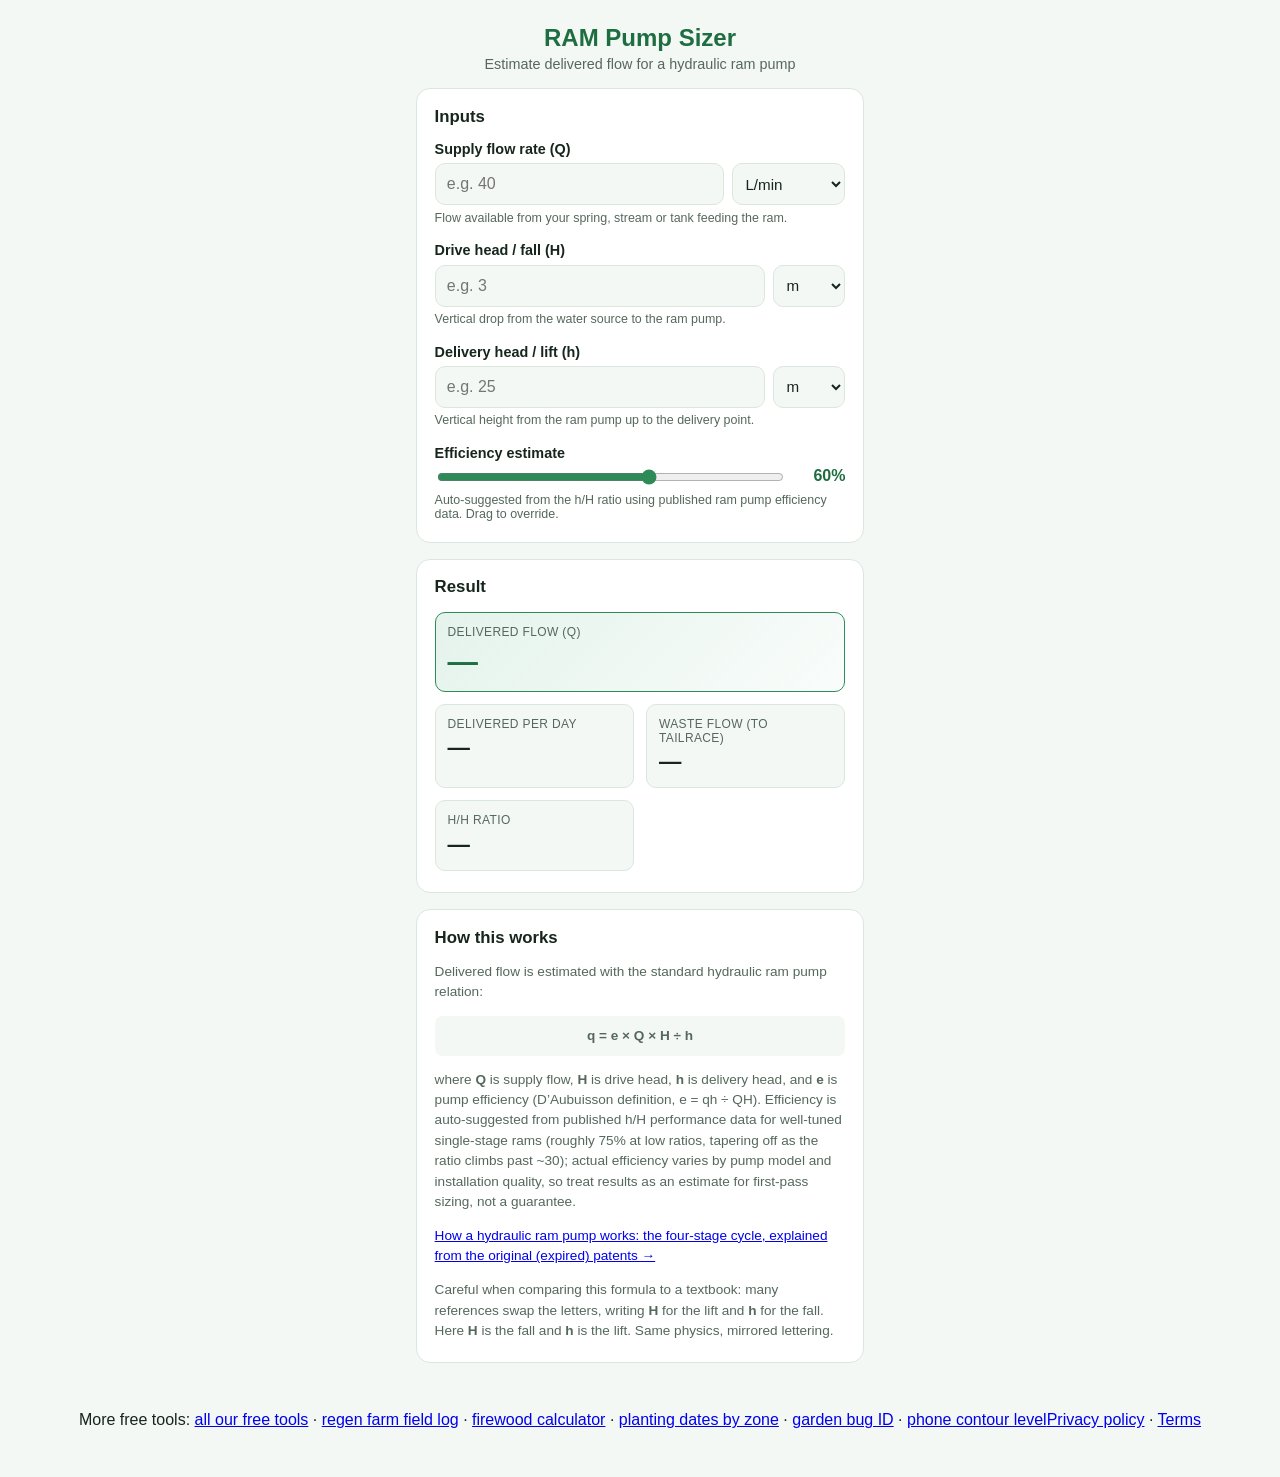
<file: index.html>
<!DOCTYPE html>
<html lang="en">
<head>
<meta charset="UTF-8">
<meta name="viewport" content="width=device-width, initial-scale=1, viewport-fit=cover">
<title>RAM Pump Sizer</title>
<meta name="description" content="Size a hydraulic ram pump: estimate delivered flow rate from supply flow, drive head and delivery head.">
<meta name="theme-color" content="#1b4332">
<link rel="manifest" href="manifest.json">
<link rel="icon" href="icons/icon-192.png">
<link rel="apple-touch-icon" href="icons/apple-touch-icon.png">
<link rel="stylesheet" href="styles.css">
</head>
<body>
<header class="app-header">
  <h1>RAM Pump Sizer</h1>
  <p class="subtitle">Estimate delivered flow for a hydraulic ram pump</p>
</header>

<main>
  <section class="card">
    <h2>Inputs</h2>

    <div class="field">
      <label for="supplyFlow">Supply flow rate (Q)</label>
      <div class="input-row">
        <input type="number" id="supplyFlow" inputmode="decimal" min="0" step="any" placeholder="e.g. 40">
        <select id="supplyFlowUnit">
          <option value="Lpm">L/min</option>
          <option value="Lps">L/s</option>
          <option value="m3h">m&sup3;/hr</option>
          <option value="gpm">US gal/min</option>
        </select>
      </div>
      <p class="hint">Flow available from your spring, stream or tank feeding the ram.</p>
    </div>

    <div class="field">
      <label for="driveHead">Drive head / fall (H)</label>
      <div class="input-row">
        <input type="number" id="driveHead" inputmode="decimal" min="0" step="any" placeholder="e.g. 3">
        <select id="driveHeadUnit" class="unit-length">
          <option value="m">m</option>
          <option value="ft">ft</option>
        </select>
      </div>
      <p class="hint">Vertical drop from the water source to the ram pump.</p>
    </div>

    <div class="field">
      <label for="deliveryHead">Delivery head / lift (h)</label>
      <div class="input-row">
        <input type="number" id="deliveryHead" inputmode="decimal" min="0" step="any" placeholder="e.g. 25">
        <select id="deliveryHeadUnit" class="unit-length">
          <option value="m">m</option>
          <option value="ft">ft</option>
        </select>
      </div>
      <p class="hint">Vertical height from the ram pump up to the delivery point.</p>
    </div>

    <div class="field">
      <label for="efficiency">Efficiency estimate <span id="effSuggestLabel" class="badge"></span></label>
      <div class="input-row">
        <input type="range" id="efficiency" min="20" max="85" step="1" value="60">
        <output id="efficiencyValue">60%</output>
      </div>
      <p class="hint">Auto-suggested from the h/H ratio using published ram pump efficiency data. Drag to override.</p>
    </div>
  </section>

  <section class="card result" id="resultCard">
    <h2>Result</h2>
    <div class="result-grid">
      <div class="result-item primary">
        <span class="result-label">Delivered flow (q)</span>
        <span class="result-value" id="deliveredFlow">N/A</span>
      </div>
      <div class="result-item">
        <span class="result-label">Delivered per day</span>
        <span class="result-value" id="deliveredPerDay">N/A</span>
      </div>
      <div class="result-item">
        <span class="result-label">Waste flow (to tailrace)</span>
        <span class="result-value" id="wasteFlow">N/A</span>
      </div>
      <div class="result-item">
        <span class="result-label">h/H ratio</span>
        <span class="result-value" id="ratioValue">N/A</span>
      </div>
    </div>
    <p id="ratioWarning" class="warning" hidden></p>
  </section>

  <section class="card about">
    <h2>How this works</h2>
    <p>Delivered flow is estimated with the standard hydraulic ram pump relation:</p>
    <p class="formula">q = e &times; Q &times; H &divide; h</p>
    <p>where <strong>Q</strong> is supply flow, <strong>H</strong> is drive head, <strong>h</strong> is delivery head, and <strong>e</strong> is pump efficiency (D&rsquo;Aubuisson definition, e = qh &divide; QH). Efficiency is auto-suggested from published h/H performance data for well-tuned single-stage rams (roughly 75% at low ratios, tapering off as the ratio climbs past ~30); actual efficiency varies by pump model and installation quality, so treat results as an estimate for first-pass sizing, not a guarantee.</p>
    <p><a href="how-it-works/">How a hydraulic ram pump works: the four-stage cycle, explained from the original (expired) patents &rarr;</a></p>
    <p class="hint">Careful when comparing this formula to a textbook: many references swap the letters, writing <strong>H</strong> for the lift and <strong>h</strong> for the fall. Here <strong>H</strong> is the fall and <strong>h</strong> is the lift. Same physics, mirrored lettering.</p>
  </section>
</main>

<footer>
  <button id="installBtn" class="install-btn" hidden>Install app</button>
  <p>More free tools: <a href="https://fscholtesdowd.github.io/">all our free tools</a> &middot; <a href="https://fscholtesdowd.github.io/regen-farm-log/">regen farm field log</a> &middot; <a href="https://fscholtesdowd.github.io/firewood-calculator/">firewood calculator</a> &middot; <a href="https://fscholtesdowd.github.io/planting-dates/">planting dates by zone</a> &middot; <a href="https://fscholtesdowd.github.io/good-bug-bad-bug/">garden bug ID</a> &middot; <a href="https://fscholtesdowd.github.io/contour-level/">phone contour level</a></p>
  <p class="fine"><a href="https://fscholtesdowd.github.io/privacy/">Privacy policy</a> &middot; <a href="https://fscholtesdowd.github.io/terms/">Terms</a></p>
</footer>

<script src="app.js"></script>
</body>
</html>
</file>
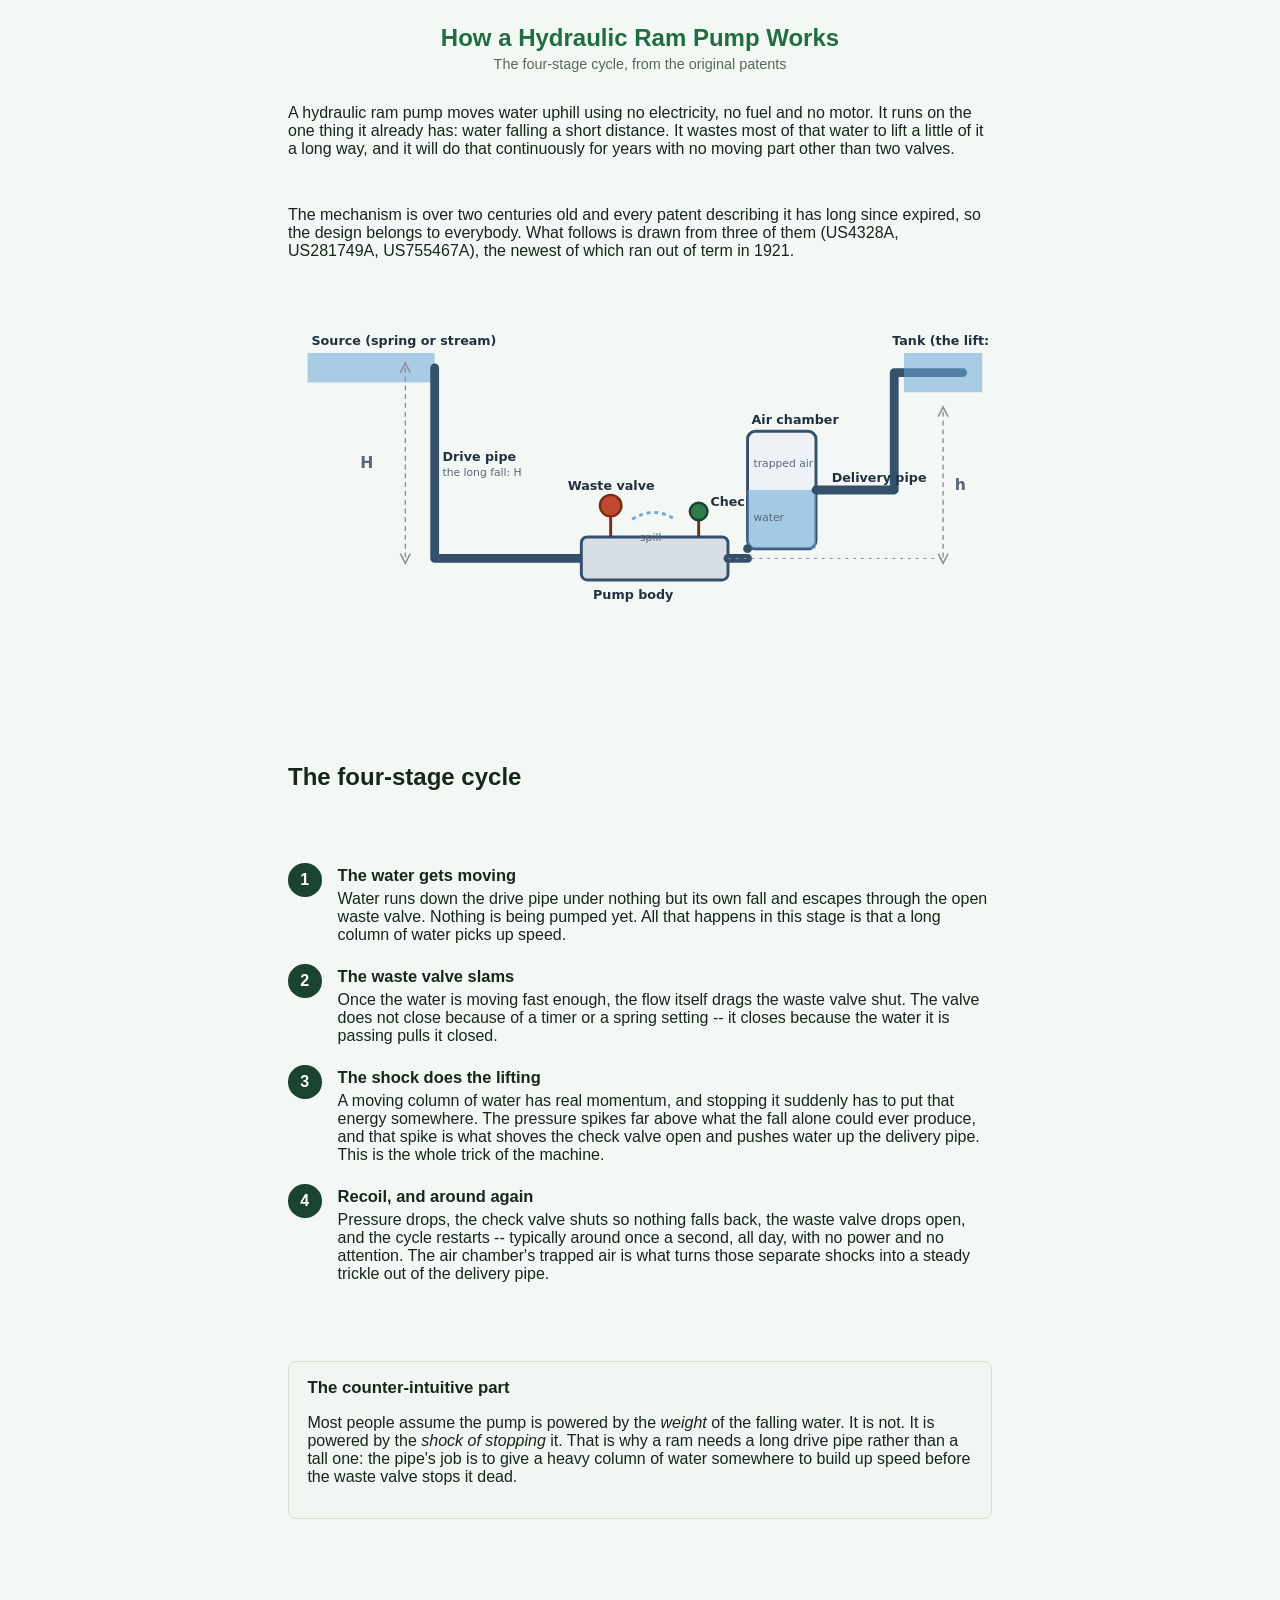
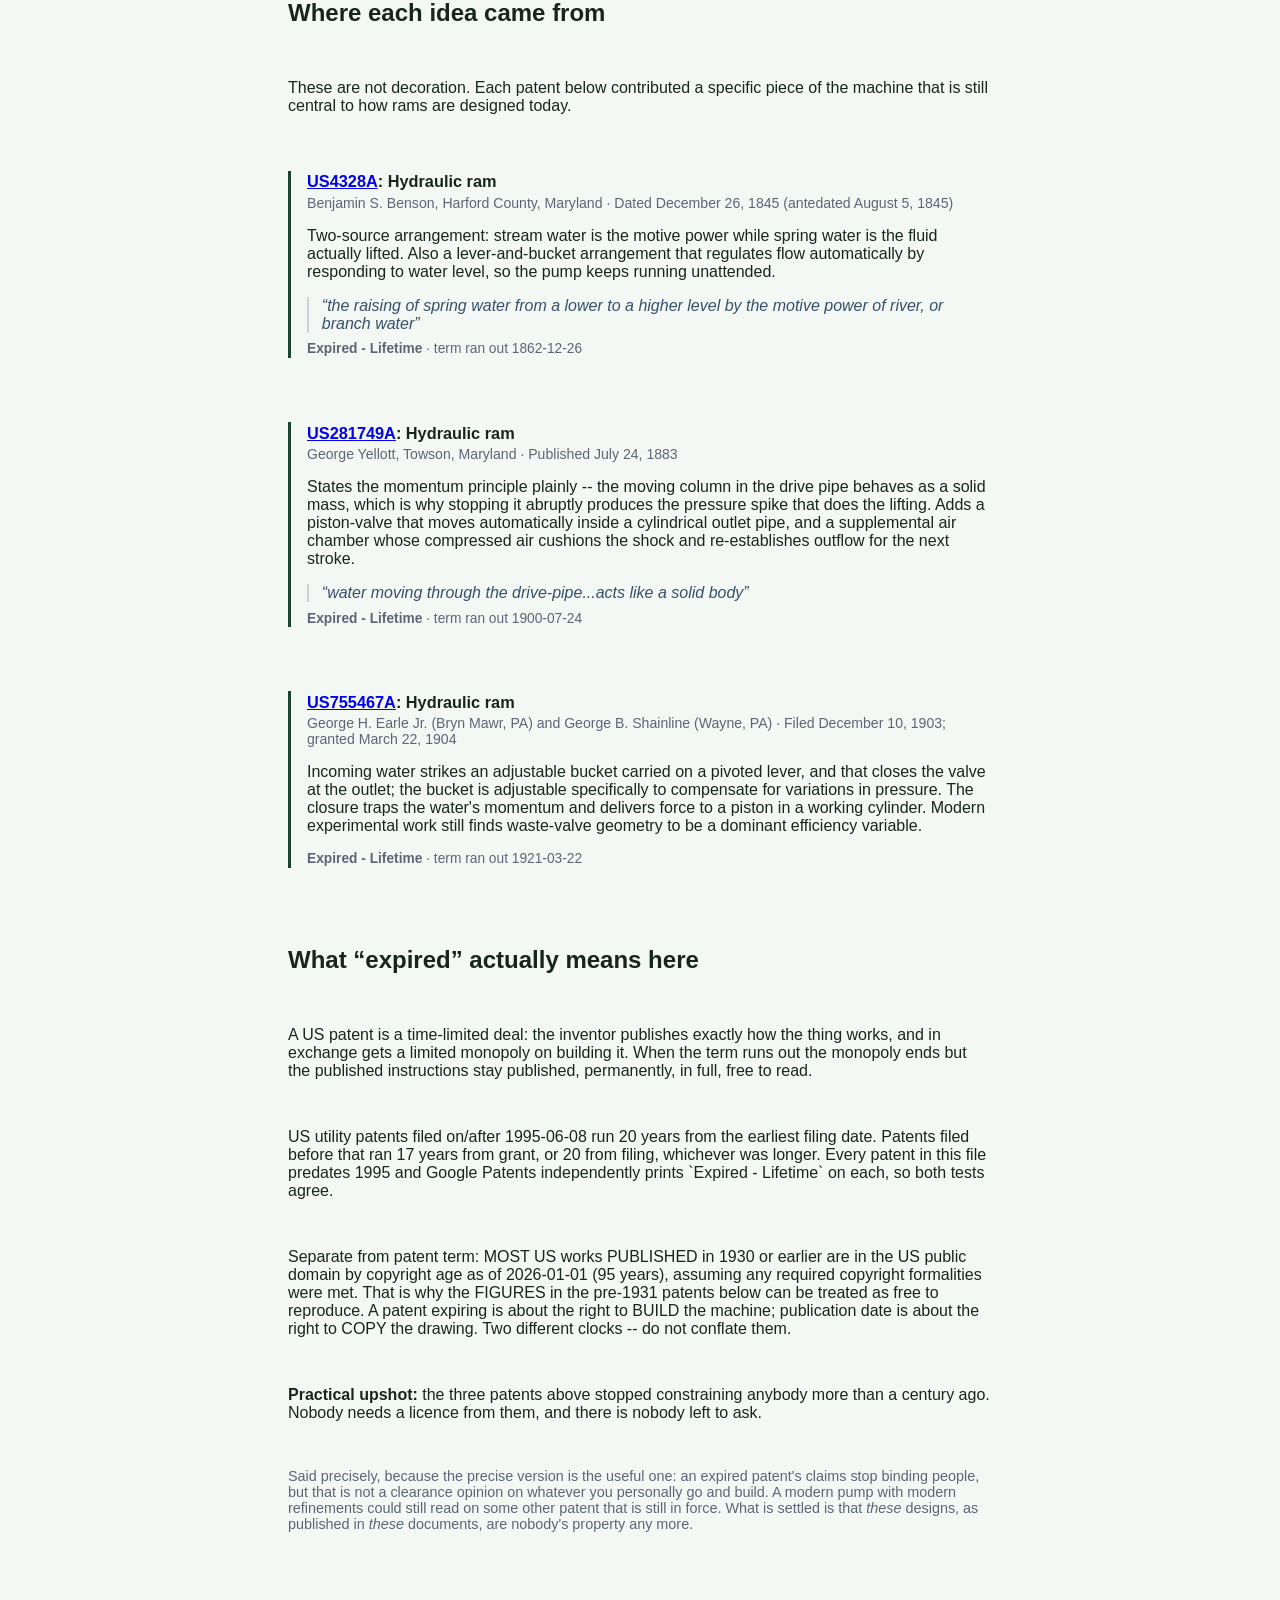
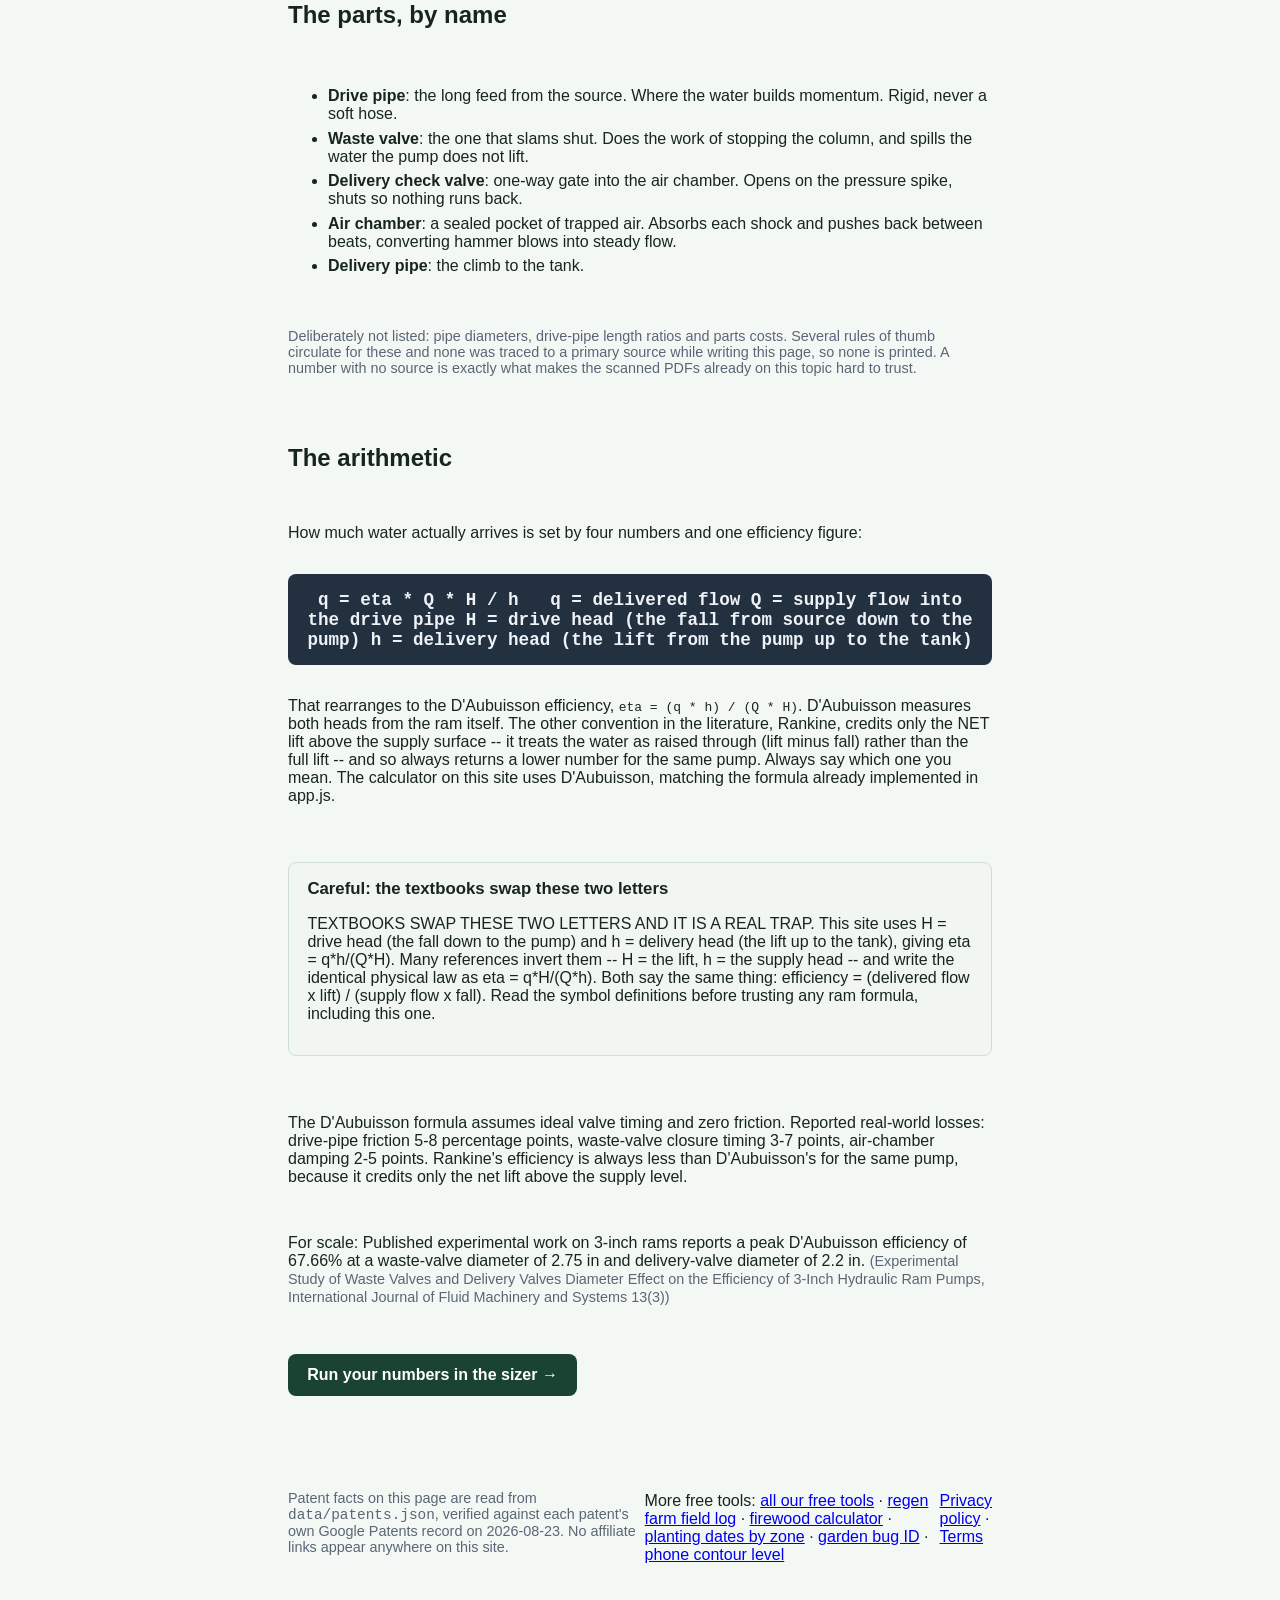
<file: how-it-works/index.html>
<!DOCTYPE html>
<html lang="en">
<head>
<meta charset="UTF-8">
<meta name="viewport" content="width=device-width, initial-scale=1, viewport-fit=cover">
<title>How a Hydraulic Ram Pump Works: The Four-Stage Cycle, From the Original Patents</title>
<meta name="description" content="A hydraulic ram pump lifts water uphill with no electricity, using the shock of stopping moving water. Here is the four-stage cycle, drawn and explained from three expired US patents (US4328A, US281749A, US755467A).">
<link rel="canonical" href="how-it-works/">
<meta name="theme-color" content="#1b4332">
<link rel="stylesheet" href="../styles.css">
<style>
  .prose { max-width: 46rem; margin: 0 auto; padding: 0 1rem 4rem; }
  .prose h2 { margin-top: 2.4rem; }
  .ram-diagram { width: 100%; height: auto; margin: 1.4rem 0; }
  .ram-diagram .water { fill: #6aa9d8; opacity: .55; }
  .ram-diagram .pipe { fill: none; stroke: #35506b; stroke-width: 9; stroke-linecap: round;
                        stroke-linejoin: round; }
  .ram-diagram .body { fill: #d8dee6; stroke: #35506b; stroke-width: 3; }
  .ram-diagram .chamber { fill: #eef2f6; stroke: #35506b; stroke-width: 3; }
  .ram-diagram .valve { fill: #c0492f; stroke: #7a2c1b; stroke-width: 2.5; }
  .ram-diagram .valve-check { fill: #2f7d4f; stroke: #1b4332; }
  .ram-diagram .stem { stroke: #7a2c1b; stroke-width: 3; }
  .ram-diagram .spill { fill: none; stroke: #6aa9d8; stroke-width: 3;
                         stroke-dasharray: 4 4; }
  .ram-diagram .dim { stroke: #8a8f98; stroke-width: 1.4; stroke-dasharray: 5 4; }
  .ram-diagram .dimarrow { fill: none; stroke: #8a8f98; stroke-width: 1.6; }
  .ram-diagram .datum { stroke: #8a8f98; stroke-width: 1; stroke-dasharray: 3 5; }
  .ram-diagram .lbl { font: 600 13px system-ui, sans-serif; fill: #22303f; }
  .ram-diagram .sub { font: 400 11px system-ui, sans-serif; fill: #5a6675; }
  .ram-diagram .dimlbl { font: 700 16px system-ui, sans-serif; fill: #5a6675; }
  .stages { list-style: none; padding: 0; }
  .stage { display: flex; gap: 1rem; margin: 1.3rem 0; }
  .stage-n { flex: 0 0 2.1rem; height: 2.1rem; border-radius: 50%; background: #1b4332;
              color: #fff; display: grid; place-items: center; font-weight: 700; }
  .stage h3 { margin: .15rem 0 .3rem; font-size: 1.03rem; }
  .stage p { margin: 0; }
  .patent { border-left: 3px solid #1b4332; padding: .1rem 0 .1rem 1rem; margin: 1.5rem 0; }
  .patent h3 { margin: 0 0 .2rem; font-size: 1.02rem; }
  .patent .meta { margin: 0 0 .55rem; font-size: .88rem; color: #5a6675; }
  .patent .pq { font-style: italic; color: #35506b; border-left: 2px solid #c9d2dc;
                 padding-left: .8rem; margin: .55rem 0; }
  .patent .status { font-size: .86rem; color: #5a6675; margin: .45rem 0 0; }
  .callout { background: #f2f6f3; border: 1px solid #cfe0d5; border-radius: 8px;
              padding: 1rem 1.15rem; margin: 1.6rem 0; }
  .callout h2 { margin-top: 0; font-size: 1.05rem; }
  .formula { background: #22303f; color: #eef2f6; padding: .95rem 1.1rem;
              border-radius: 8px; font-family: ui-monospace, Menlo, Consolas, monospace;
              overflow-x: auto; }
  .cta { display: inline-block; background: #1b4332; color: #fff; text-decoration: none;
          padding: .75rem 1.2rem; border-radius: 8px; font-weight: 600; }
  .parts li { margin: .4rem 0; }
  .nosrc { font-size: .9rem; color: #5a6675; }
</style>
</head>
<body>
<header class="app-header">
  <h1>How a Hydraulic Ram Pump Works</h1>
  <p class="subtitle">The four-stage cycle, from the original patents</p>
</header>

<main class="prose">

  <p>A hydraulic ram pump moves water uphill using no electricity, no fuel and no motor.
  It runs on the one thing it already has: water falling a short distance. It wastes most
  of that water to lift a little of it a long way, and it will do that continuously for
  years with no moving part other than two valves.</p>

  <p>The mechanism is over two centuries old and every patent describing it has long since
  expired, so the design belongs to everybody. What follows is drawn from three of
  them (US4328A, US281749A, US755467A), the newest of which ran out of term in
  1921.</p>

  <svg viewBox="0 0 720 380" role="img"
     aria-labelledby="ramDiagramTitle ramDiagramDesc" class="ram-diagram">
  <title id="ramDiagramTitle">Cutaway of a hydraulic ram pump</title>
  <desc id="ramDiagramDesc">Water falls from a source through a long drive pipe into the
  pump body. A waste valve lets water escape until it slams shut; the stopped water column
  forces a delivery check valve open, pushing water into an air chamber and up the delivery
  pipe to a tank above the pump.</desc>

  <!-- source -->
  <path d="M20 40 H150 V70 H20 Z" class="water"/>
  <text x="24" y="32" class="lbl">Source (spring or stream)</text>

  <!-- drive pipe -->
  <path d="M150 55 L150 250 L300 250" class="pipe"/>
  <text x="158" y="150" class="lbl">Drive pipe</text>
  <text x="158" y="166" class="sub">the long fall: H</text>

  <!-- fall dimension -->
  <path d="M120 55 L120 250" class="dim"/>
  <path d="M115 60 L120 50 L125 60" class="dimarrow"/>
  <path d="M115 245 L120 255 L125 245" class="dimarrow"/>
  <text x="74" y="158" class="dimlbl">H</text>

  <!-- pump body -->
  <rect x="300" y="228" width="150" height="44" rx="6" class="body"/>
  <text x="312" y="292" class="lbl">Pump body</text>

  <!-- waste valve -->
  <path d="M330 228 L330 200" class="stem"/>
  <circle cx="330" cy="196" r="11" class="valve"/>
  <text x="286" y="180" class="lbl">Waste valve</text>
  <path d="M352 210 q22 -14 44 0" class="spill"/>
  <text x="360" y="232" class="sub">spill</text>

  <!-- delivery check valve -->
  <path d="M420 228 L420 206" class="stem"/>
  <circle cx="420" cy="202" r="9" class="valve valve-check"/>
  <text x="432" y="196" class="lbl">Check valve</text>

  <!-- air chamber -->
  <rect x="470" y="120" width="70" height="120" rx="8" class="chamber"/>
  <rect x="470" y="180" width="70" height="60" rx="0" class="water"/>
  <path d="M450 250 H470" class="pipe"/>
  <path d="M470 240 L470 240" class="pipe"/>
  <text x="474" y="112" class="lbl">Air chamber</text>
  <text x="476" y="156" class="sub">trapped air</text>
  <text x="476" y="212" class="sub">water</text>

  <!-- delivery pipe -->
  <path d="M540 180 L620 180 L620 60 L690 60" class="pipe"/>
  <text x="556" y="172" class="lbl">Delivery pipe</text>

  <!-- tank -->
  <path d="M630 40 H710 V80 H630 Z" class="water"/>
  <text x="618" y="32" class="lbl">Tank (the lift: h)</text>

  <!-- lift dimension -->
  <path d="M670 100 L670 250" class="dim"/>
  <path d="M665 105 L670 95 L675 105" class="dimarrow"/>
  <path d="M665 245 L670 255 L675 245" class="dimarrow"/>
  <text x="682" y="180" class="dimlbl">h</text>
  <path d="M450 250 H670" class="datum"/>
</svg>

  <h2>The four-stage cycle</h2>
  <ol class="stages">
      <li class="stage">
        <span class="stage-n" aria-hidden="true">1</span>
        <div>
          <h3>The water gets moving</h3>
          <p>Water runs down the drive pipe under nothing but its own fall and escapes through the open waste valve. Nothing is being pumped yet. All that happens in this stage is that a long column of water picks up speed.</p>
        </div>
      </li>
      <li class="stage">
        <span class="stage-n" aria-hidden="true">2</span>
        <div>
          <h3>The waste valve slams</h3>
          <p>Once the water is moving fast enough, the flow itself drags the waste valve shut. The valve does not close because of a timer or a spring setting -- it closes because the water it is passing pulls it closed.</p>
        </div>
      </li>
      <li class="stage">
        <span class="stage-n" aria-hidden="true">3</span>
        <div>
          <h3>The shock does the lifting</h3>
          <p>A moving column of water has real momentum, and stopping it suddenly has to put that energy somewhere. The pressure spikes far above what the fall alone could ever produce, and that spike is what shoves the check valve open and pushes water up the delivery pipe. This is the whole trick of the machine.</p>
        </div>
      </li>
      <li class="stage">
        <span class="stage-n" aria-hidden="true">4</span>
        <div>
          <h3>Recoil, and around again</h3>
          <p>Pressure drops, the check valve shuts so nothing falls back, the waste valve drops open, and the cycle restarts -- typically around once a second, all day, with no power and no attention. The air chamber&#x27;s trapped air is what turns those separate shocks into a steady trickle out of the delivery pipe.</p>
        </div>
      </li>
  </ol>

  <div class="callout">
    <h2>The counter-intuitive part</h2>
    <p>Most people assume the pump is powered by the <em>weight</em> of the falling water.
    It is not. It is powered by the <em>shock of stopping</em> it. That is why a ram needs
    a long drive pipe rather than a tall one: the pipe's job is to give a heavy
    column of water somewhere to build up speed before the waste valve stops it dead.</p>
  </div>

  <h2>Where each idea came from</h2>
  <p>These are not decoration. Each patent below contributed a specific piece of the
  machine that is still central to how rams are designed today.</p>

      <article class="patent">
        <header>
          <h3><a href="https://patents.google.com/patent/US4328A/en" rel="noopener">US4328A</a>: Hydraulic ram</h3>
          <p class="meta">Benjamin S. Benson, Harford County, Maryland &middot; Dated December 26, 1845 (antedated August 5, 1845)</p>
        </header>
        <p>Two-source arrangement: stream water is the motive power while spring water is the fluid actually lifted. Also a lever-and-bucket arrangement that regulates flow automatically by responding to water level, so the pump keeps running unattended.</p>
        <p class="pq">&ldquo;the raising of spring water from a lower to a higher level by the motive power of river, or branch water&rdquo;</p>
        <p class="status"><strong>Expired - Lifetime</strong> &middot; term ran out 1862-12-26</p>
      </article>
      <article class="patent">
        <header>
          <h3><a href="https://patents.google.com/patent/US281749A/en" rel="noopener">US281749A</a>: Hydraulic ram</h3>
          <p class="meta">George Yellott, Towson, Maryland &middot; Published July 24, 1883</p>
        </header>
        <p>States the momentum principle plainly -- the moving column in the drive pipe behaves as a solid mass, which is why stopping it abruptly produces the pressure spike that does the lifting. Adds a piston-valve that moves automatically inside a cylindrical outlet pipe, and a supplemental air chamber whose compressed air cushions the shock and re-establishes outflow for the next stroke.</p>
        <p class="pq">&ldquo;water moving through the drive-pipe...acts like a solid body&rdquo;</p>
        <p class="status"><strong>Expired - Lifetime</strong> &middot; term ran out 1900-07-24</p>
      </article>
      <article class="patent">
        <header>
          <h3><a href="https://patents.google.com/patent/US755467A/en" rel="noopener">US755467A</a>: Hydraulic ram</h3>
          <p class="meta">George H. Earle Jr. (Bryn Mawr, PA) and George B. Shainline (Wayne, PA) &middot; Filed December 10, 1903; granted March 22, 1904</p>
        </header>
        <p>Incoming water strikes an adjustable bucket carried on a pivoted lever, and that closes the valve at the outlet; the bucket is adjustable specifically to compensate for variations in pressure. The closure traps the water&#x27;s momentum and delivers force to a piston in a working cylinder. Modern experimental work still finds waste-valve geometry to be a dominant efficiency variable.</p>
        
        <p class="status"><strong>Expired - Lifetime</strong> &middot; term ran out 1921-03-22</p>
      </article>

  <h2>What &ldquo;expired&rdquo; actually means here</h2>
  <p>A US patent is a time-limited deal: the inventor publishes exactly how the thing works,
  and in exchange gets a limited monopoly on building it. When the term runs out the
  monopoly ends but the published instructions stay published, permanently, in
  full, free to read.</p>
  <p>US utility patents filed on/after 1995-06-08 run 20 years from the earliest filing date. Patents filed before that ran 17 years from grant, or 20 from filing, whichever was longer. Every patent in this file predates 1995 and Google Patents independently prints `Expired - Lifetime` on each, so both tests agree.</p>
  <p>Separate from patent term: MOST US works PUBLISHED in 1930 or earlier are in the US public domain by copyright age as of 2026-01-01 (95 years), assuming any required copyright formalities were met. That is why the FIGURES in the pre-1931 patents below can be treated as free to reproduce. A patent expiring is about the right to BUILD the machine; publication date is about the right to COPY the drawing. Two different clocks -- do not conflate them.</p>
  <p><strong>Practical upshot:</strong> the three patents above stopped constraining
  anybody more than a century ago. Nobody needs a licence from them, and there is nobody
  left to ask.</p>
  <p class="nosrc">Said precisely, because the precise version is the useful one: an expired
  patent's claims stop binding people, but that is not a clearance opinion on whatever you
  personally go and build. A modern pump with modern refinements could still read on some
  other patent that is still in force. What is settled is that <em>these</em> designs, as
  published in <em>these</em> documents, are nobody's property any more.</p>

  <h2>The parts, by name</h2>
  <ul class="parts">
    <li><strong>Drive pipe</strong>: the long feed from the source. Where the water
      builds momentum. Rigid, never a soft hose.</li>
    <li><strong>Waste valve</strong>: the one that slams shut. Does the work of
      stopping the column, and spills the water the pump does not lift.</li>
    <li><strong>Delivery check valve</strong>: one-way gate into the air chamber.
      Opens on the pressure spike, shuts so nothing runs back.</li>
    <li><strong>Air chamber</strong>: a sealed pocket of trapped air. Absorbs each
      shock and pushes back between beats, converting hammer blows into steady flow.</li>
    <li><strong>Delivery pipe</strong>: the climb to the tank.</li>
  </ul>
  <p class="nosrc">Deliberately not listed: pipe diameters, drive-pipe length ratios and
  parts costs. Several rules of thumb circulate for these and none was traced to a primary
  source while writing this page, so none is printed. A number with no source is exactly
  what makes the scanned PDFs already on this topic hard to trust.</p>

  <h2>The arithmetic</h2>
  <p>How much water actually arrives is set by four numbers and one efficiency figure:</p>
  <div class="formula">q = eta * Q * H / h
&nbsp;
q = delivered flow
Q = supply flow into the drive pipe
H = drive head (the fall from source down to the pump)
h = delivery head (the lift from the pump up to the tank)</div>
  <p>That rearranges to the D&#x27;Aubuisson efficiency,
  <code>eta = (q * h) / (Q * H)</code>. D&#x27;Aubuisson measures both heads from the ram itself. The other convention in the literature, Rankine, credits only the NET lift above the supply surface -- it treats the water as raised through (lift minus fall) rather than the full lift -- and so always returns a lower number for the same pump. Always say which one you mean. The calculator on this site uses D&#x27;Aubuisson, matching the formula already implemented in app.js.</p>

  <div class="callout">
    <h2>Careful: the textbooks swap these two letters</h2>
    <p>TEXTBOOKS SWAP THESE TWO LETTERS AND IT IS A REAL TRAP. This site uses H = drive head (the fall down to the pump) and h = delivery head (the lift up to the tank), giving eta = q*h/(Q*H). Many references invert them -- H = the lift, h = the supply head -- and write the identical physical law as eta = q*H/(Q*h). Both say the same thing: efficiency = (delivered flow x lift) / (supply flow x fall). Read the symbol definitions before trusting any ram formula, including this one.</p>
  </div>

  <p>The D&#x27;Aubuisson formula assumes ideal valve timing and zero friction. Reported real-world losses: drive-pipe friction 5-8 percentage points, waste-valve closure timing 3-7 points, air-chamber damping 2-5 points. Rankine&#x27;s efficiency is always less than D&#x27;Aubuisson&#x27;s for the same pump, because it credits only the net lift above the supply level.</p>
  <p>For scale: Published experimental work on 3-inch rams reports a peak D&#x27;Aubuisson efficiency of 67.66% at a waste-valve diameter of 2.75 in and delivery-valve diameter of 2.2 in.
  <span class="nosrc">(Experimental Study of Waste Valves and Delivery Valves Diameter Effect on the Efficiency of 3-Inch Hydraulic Ram Pumps, International Journal of Fluid Machinery and Systems 13(3))</span></p>

  <p><a class="cta" href="../">Run your numbers in the sizer &rarr;</a></p>

</main>

<footer class="prose">
  <p class="nosrc">Patent facts on this page are read from
  <code>data/patents.json</code>, verified against each patent's own Google Patents record
  on 2026-08-23. No affiliate links appear anywhere on this site.</p>
  <p>More free tools: <a href="https://fscholtesdowd.github.io/">all our free tools</a> &middot; <a href="https://fscholtesdowd.github.io/regen-farm-log/">regen farm field log</a> &middot; <a href="https://fscholtesdowd.github.io/firewood-calculator/">firewood calculator</a> &middot; <a href="https://fscholtesdowd.github.io/planting-dates/">planting dates by zone</a> &middot; <a href="https://fscholtesdowd.github.io/good-bug-bad-bug/">garden bug ID</a> &middot; <a href="https://fscholtesdowd.github.io/contour-level/">phone contour level</a></p>
  <p class="fine"><a href="https://fscholtesdowd.github.io/privacy/">Privacy policy</a> &middot; <a href="https://fscholtesdowd.github.io/terms/">Terms</a></p>
</footer>
</body>
</html>
</file>
<file: styles.css>
:root {
  --bg: #0f1b14;
  --card-bg: #16261d;
  --card-border: #24392c;
  --text: #eef3ee;
  --text-dim: #9fb3a5;
  --accent: #4caf7d;
  --accent-strong: #6fd39a;
  --warn-bg: #3a2a12;
  --warn-border: #7a5417;
  --warn-text: #f0c987;
  --danger-bg: #3a1616;
  --danger-border: #7a2323;
  --danger-text: #f0a3a3;
}

@media (prefers-color-scheme: light) {
  :root {
    --bg: #f4f8f5;
    --card-bg: #ffffff;
    --card-border: #dbe6de;
    --text: #16261d;
    --text-dim: #55685c;
    --accent: #2e8b57;
    --accent-strong: #1f6e42;
    --warn-bg: #fff3dc;
    --warn-border: #e6b85c;
    --warn-text: #7a4f0a;
    --danger-bg: #fde3e3;
    --danger-border: #e58a8a;
    --danger-text: #8a1f1f;
  }
}

* { box-sizing: border-box; }

html, body {
  margin: 0;
  padding: 0;
  background: var(--bg);
  color: var(--text);
  font-family: -apple-system, BlinkMacSystemFont, "Segoe UI", Roboto, Helvetica, Arial, sans-serif;
  -webkit-text-size-adjust: 100%;
}

body {
  min-height: 100vh;
  padding-bottom: env(safe-area-inset-bottom);
}

.app-header {
  padding: 1.5rem 1.25rem 1rem;
  text-align: center;
}

.app-header h1 {
  margin: 0;
  font-size: 1.5rem;
  color: var(--accent-strong);
}

.subtitle {
  margin: 0.25rem 0 0;
  color: var(--text-dim);
  font-size: 0.9rem;
}

main {
  max-width: 480px;
  margin: 0 auto;
  padding: 0 1rem 2rem;
  display: flex;
  flex-direction: column;
  gap: 1rem;
}

.card {
  background: var(--card-bg);
  border: 1px solid var(--card-border);
  border-radius: 14px;
  padding: 1.1rem 1.1rem 1.3rem;
}

.card h2 {
  margin: 0 0 0.9rem;
  font-size: 1.05rem;
  color: var(--text);
}

.field {
  margin-bottom: 1.1rem;
}

.field:last-child {
  margin-bottom: 0;
}

.field label {
  display: block;
  font-size: 0.9rem;
  font-weight: 600;
  margin-bottom: 0.4rem;
}

.badge {
  font-weight: 400;
  font-size: 0.78rem;
  color: var(--text-dim);
}

.input-row {
  display: flex;
  gap: 0.5rem;
}

input[type="number"] {
  flex: 1;
  min-width: 0;
  background: var(--bg);
  border: 1px solid var(--card-border);
  color: var(--text);
  border-radius: 10px;
  padding: 0.65rem 0.7rem;
  font-size: 1rem;
}

select {
  background: var(--bg);
  border: 1px solid var(--card-border);
  color: var(--text);
  border-radius: 10px;
  padding: 0.65rem 0.5rem;
  font-size: 0.95rem;
}

select.unit-length {
  min-width: 4.5rem;
}

input[type="range"] {
  flex: 1;
  accent-color: var(--accent);
}

output {
  min-width: 3.2rem;
  text-align: right;
  font-variant-numeric: tabular-nums;
  font-weight: 600;
  color: var(--accent-strong);
}

.hint {
  margin: 0.35rem 0 0;
  font-size: 0.78rem;
  color: var(--text-dim);
}

.result-grid {
  display: grid;
  grid-template-columns: 1fr 1fr;
  gap: 0.75rem;
}

.result-item {
  background: var(--bg);
  border: 1px solid var(--card-border);
  border-radius: 10px;
  padding: 0.75rem;
  display: flex;
  flex-direction: column;
  gap: 0.3rem;
}

.result-item.primary {
  grid-column: 1 / -1;
  background: linear-gradient(135deg, rgba(76,175,125,0.15), rgba(76,175,125,0.03));
  border-color: var(--accent);
}

.result-label {
  font-size: 0.75rem;
  color: var(--text-dim);
  text-transform: uppercase;
  letter-spacing: 0.03em;
}

.result-value {
  font-size: 1.4rem;
  font-weight: 700;
  font-variant-numeric: tabular-nums;
}

.result-item.primary .result-value {
  color: var(--accent-strong);
  font-size: 1.9rem;
}

.warning {
  margin: 0.9rem 0 0;
  padding: 0.65rem 0.8rem;
  border-radius: 10px;
  font-size: 0.85rem;
  background: var(--warn-bg);
  border: 1px solid var(--warn-border);
  color: var(--warn-text);
}

.warning.danger {
  background: var(--danger-bg);
  border-color: var(--danger-border);
  color: var(--danger-text);
}

.about p {
  font-size: 0.85rem;
  color: var(--text-dim);
  line-height: 1.5;
}

.formula {
  text-align: center;
  font-size: 1.1rem;
  font-weight: 700;
  color: var(--accent-strong);
  background: var(--bg);
  border-radius: 8px;
  padding: 0.6rem;
}

footer {
  display: flex;
  justify-content: center;
  padding: 0 1rem 2rem;
}

.install-btn {
  background: var(--accent);
  color: #062012;
  border: none;
  border-radius: 999px;
  padding: 0.75rem 1.6rem;
  font-size: 0.95rem;
  font-weight: 700;
  cursor: pointer;
}

.install-btn:active {
  transform: scale(0.98);
}
</file>
